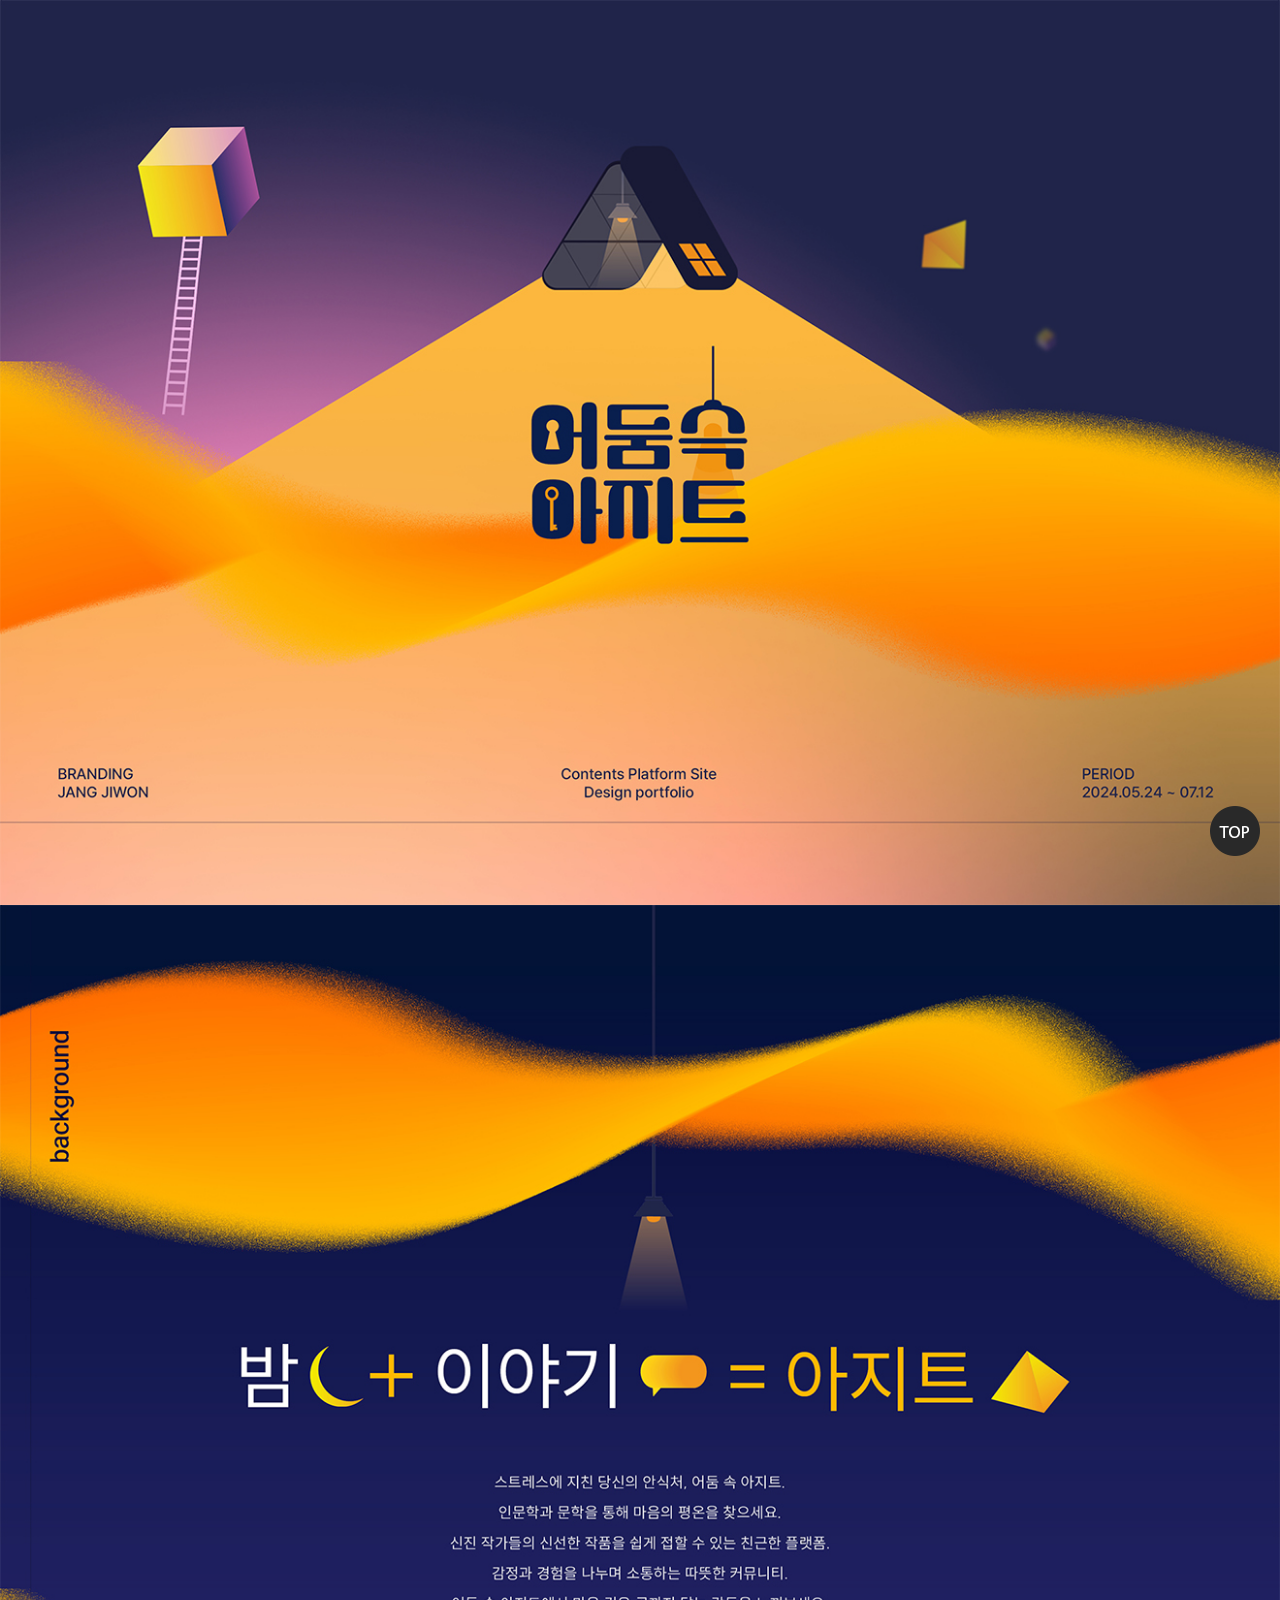
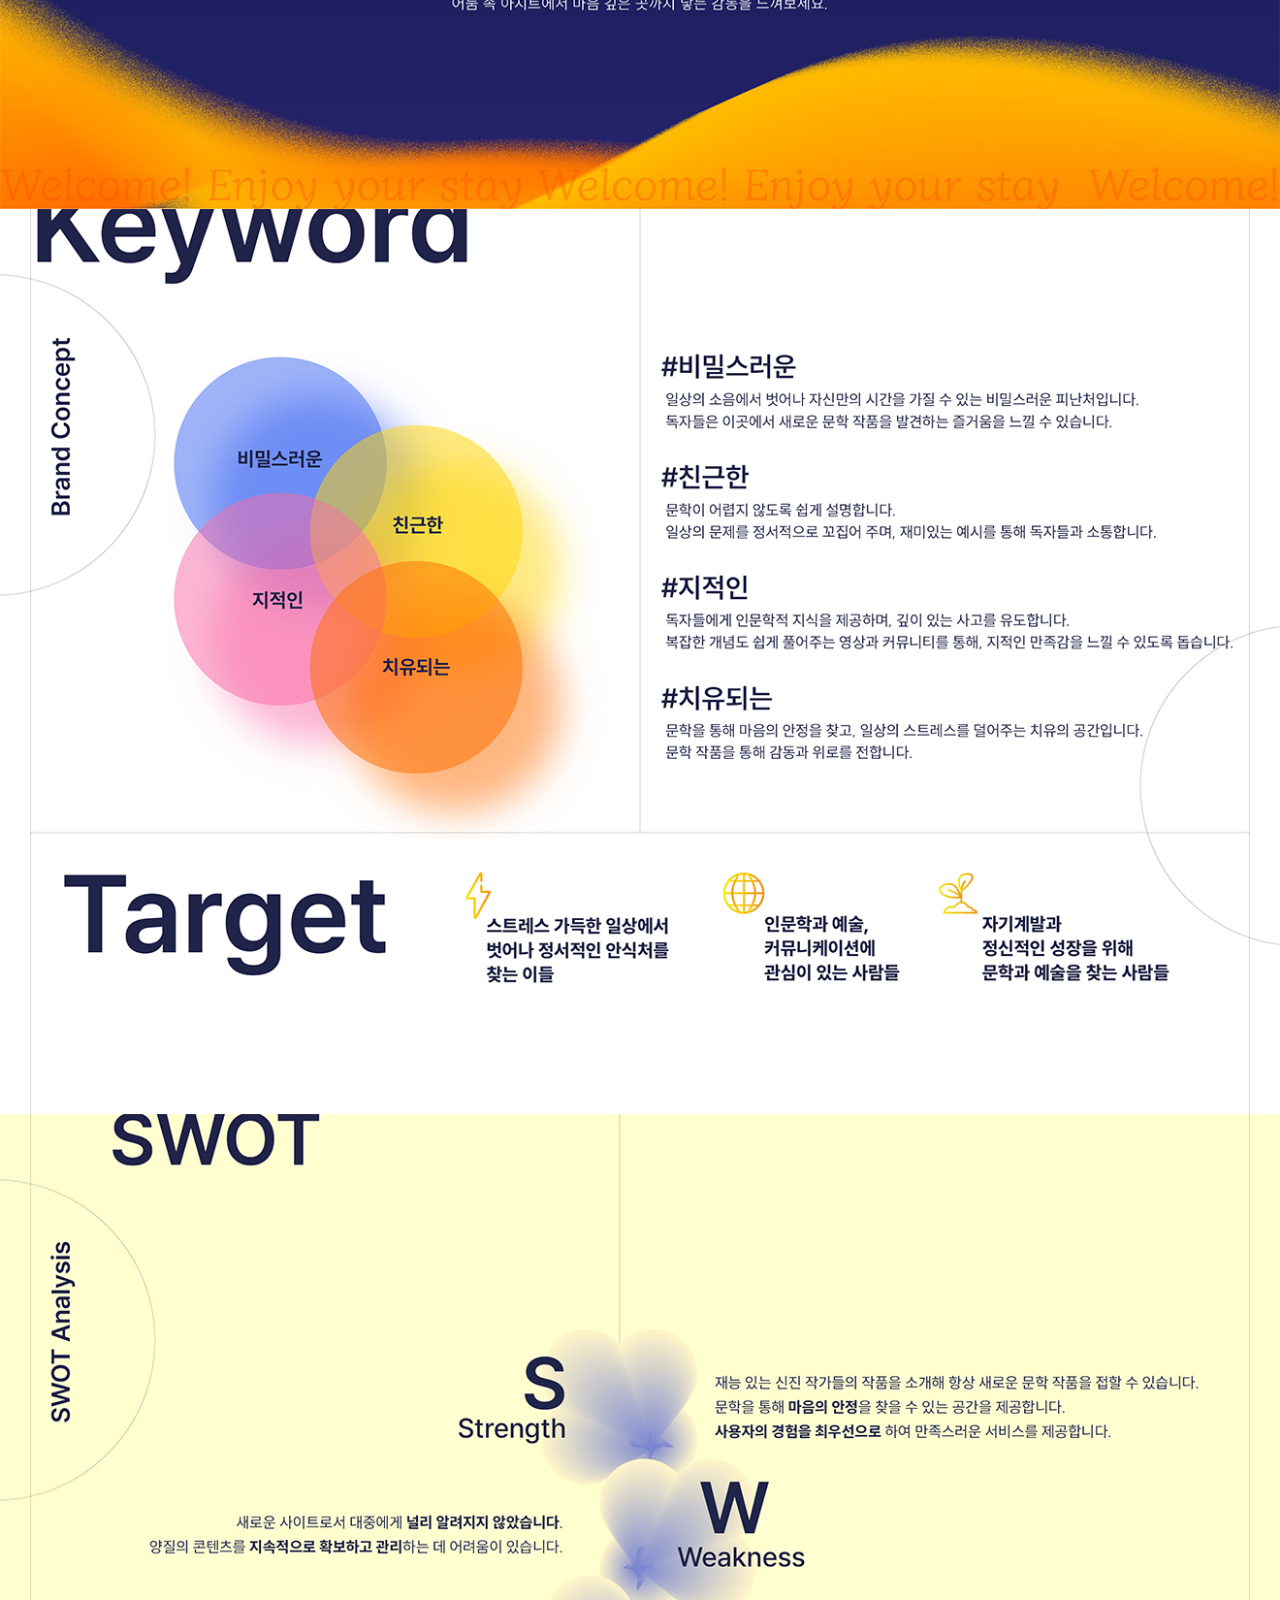
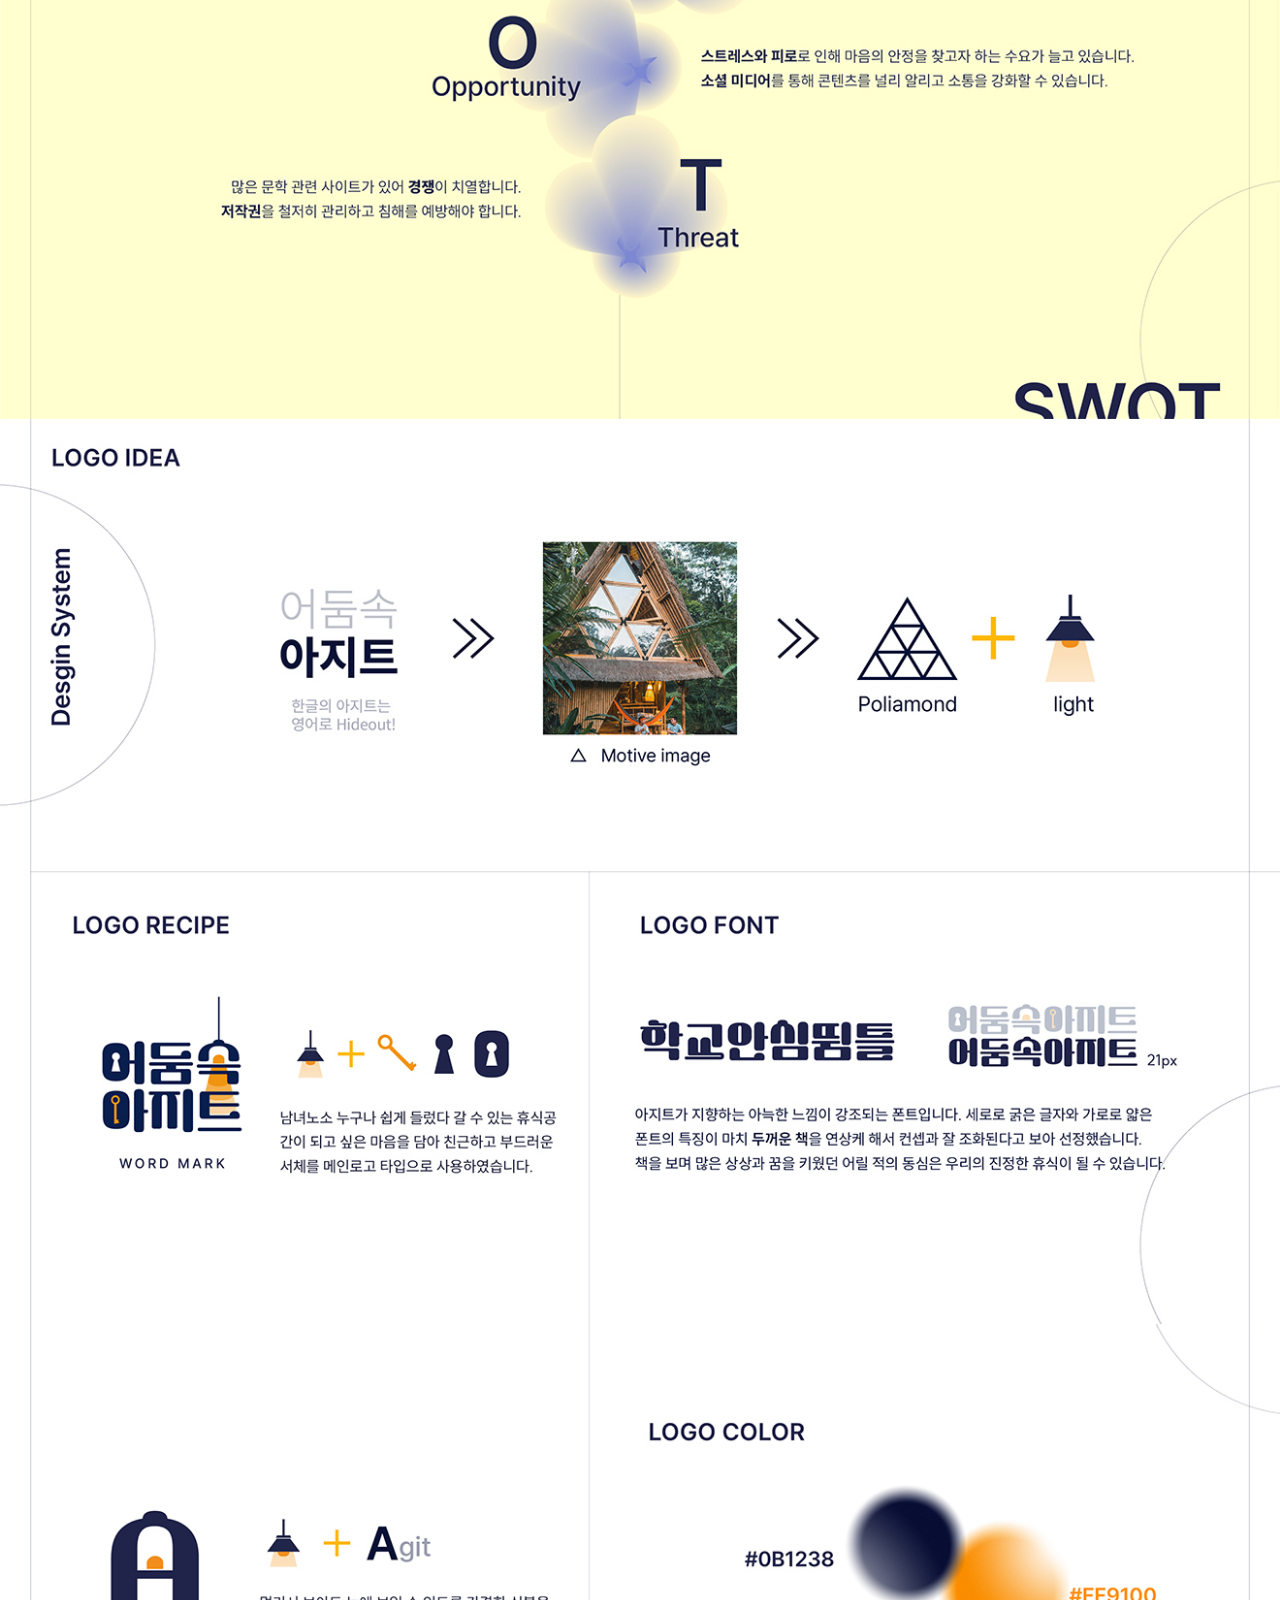
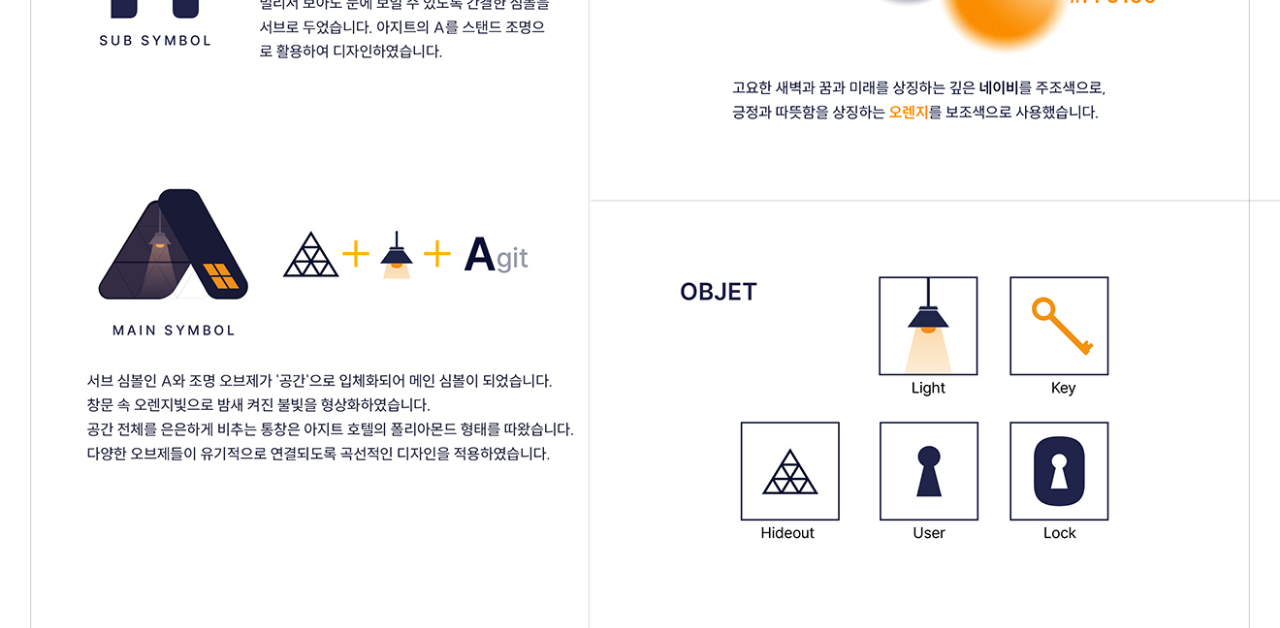
<file: bi.html>
<!doctype html>
<html>
	<head>
		<title>어둠속아지트</title>
		<meta charset="utf-8">
		<meta name="viewport" content="width=device-width, initial-scale=1">
		<meta http-equiv="X-UA-Compatible" content="IE=edge">
		<link rel="shortcut icon" href="./images/hideout_favicon.png" type="image/x-icon">
		<style>
			*{margin:0; padding:0;}
			body{
				background-color: #3d4258;
			}
			a{text-decoration:none;
				color:#000;}
			
			.fixed_box{position:fixed;
				bottom:40px;
				right:30px;
				width:40px;}
			#top{
				max-width:1320px;
				margin:0 auto;
			}
			#top img{
				width:100%;
				display: block;
			}
			
		</style>
	</head>
	<body>
		<div id="top">
			<img src="./images/bi/bi_1.jpg" class="guide1"><!--가이드 이미지 경로 지정하기-->
			<img src="./images/bi/bi_3.jpg" class="guide3"><!--가이드 이미지 경로 지정하기-->
			<img src="./images/bi/bi_4.jpg" class="guide4"><!--가이드 이미지 경로 지정하기-->
			<img src="./images/bi/bi_5.jpg" class="guide5"><!--가이드 이미지 경로 지정하기-->
			<img src="./images/bi/bi_6.jpg" class="guide6"><!--가이드 이미지 경로 지정하기-->
			<img src="./images/bi/bi_7.jpg" class="guide7"><!--가이드 이미지 경로 지정하기-->
		</div>
		<div class="fixed_box">
			<a href="#top" class="top_btn"><!--href부분은 이미지를 감싼 div에 있는 id이름과 동일하게 설정.-->
				<img src="images/top.png" alt="top">
			</a>
		</div>


		<!--이동시 부드럽게 이동시키기 위해 추가한 구문 시작. script쪽 전부 삭제가능.-->
		<script src="https://code.jquery.com/jquery-1.12.4.min.js" integrity="sha256-ZosEbRLbNQzLpnKIkEdrPv7lOy9C27hHQ+Xp8a4MxAQ=" crossorigin="anonymous"></script>
		<script>
			$(function() {
				$('a[href*="#"]:not([href="#"])').click(function() {
				if (location.pathname.replace(/^\//,'') == this.pathname.replace(/^\//,'') && location.hostname == this.hostname) {
				var target = $(this.hash);
				target = target.length ? target : $('[name=' + this.hash.slice(1) +']');
				if (target.length) {
				$('html, body').animate({
				scrollTop: target.offset().top
				}, 500);//움직이는 시간 조정
				return false;
				}
				}
				});
				});
		</script>
		<!--이동시 부드럽게 이동시키기 위해 추가한 구문 끝. 삭제가능.-->
	</body>
</html>
</file>
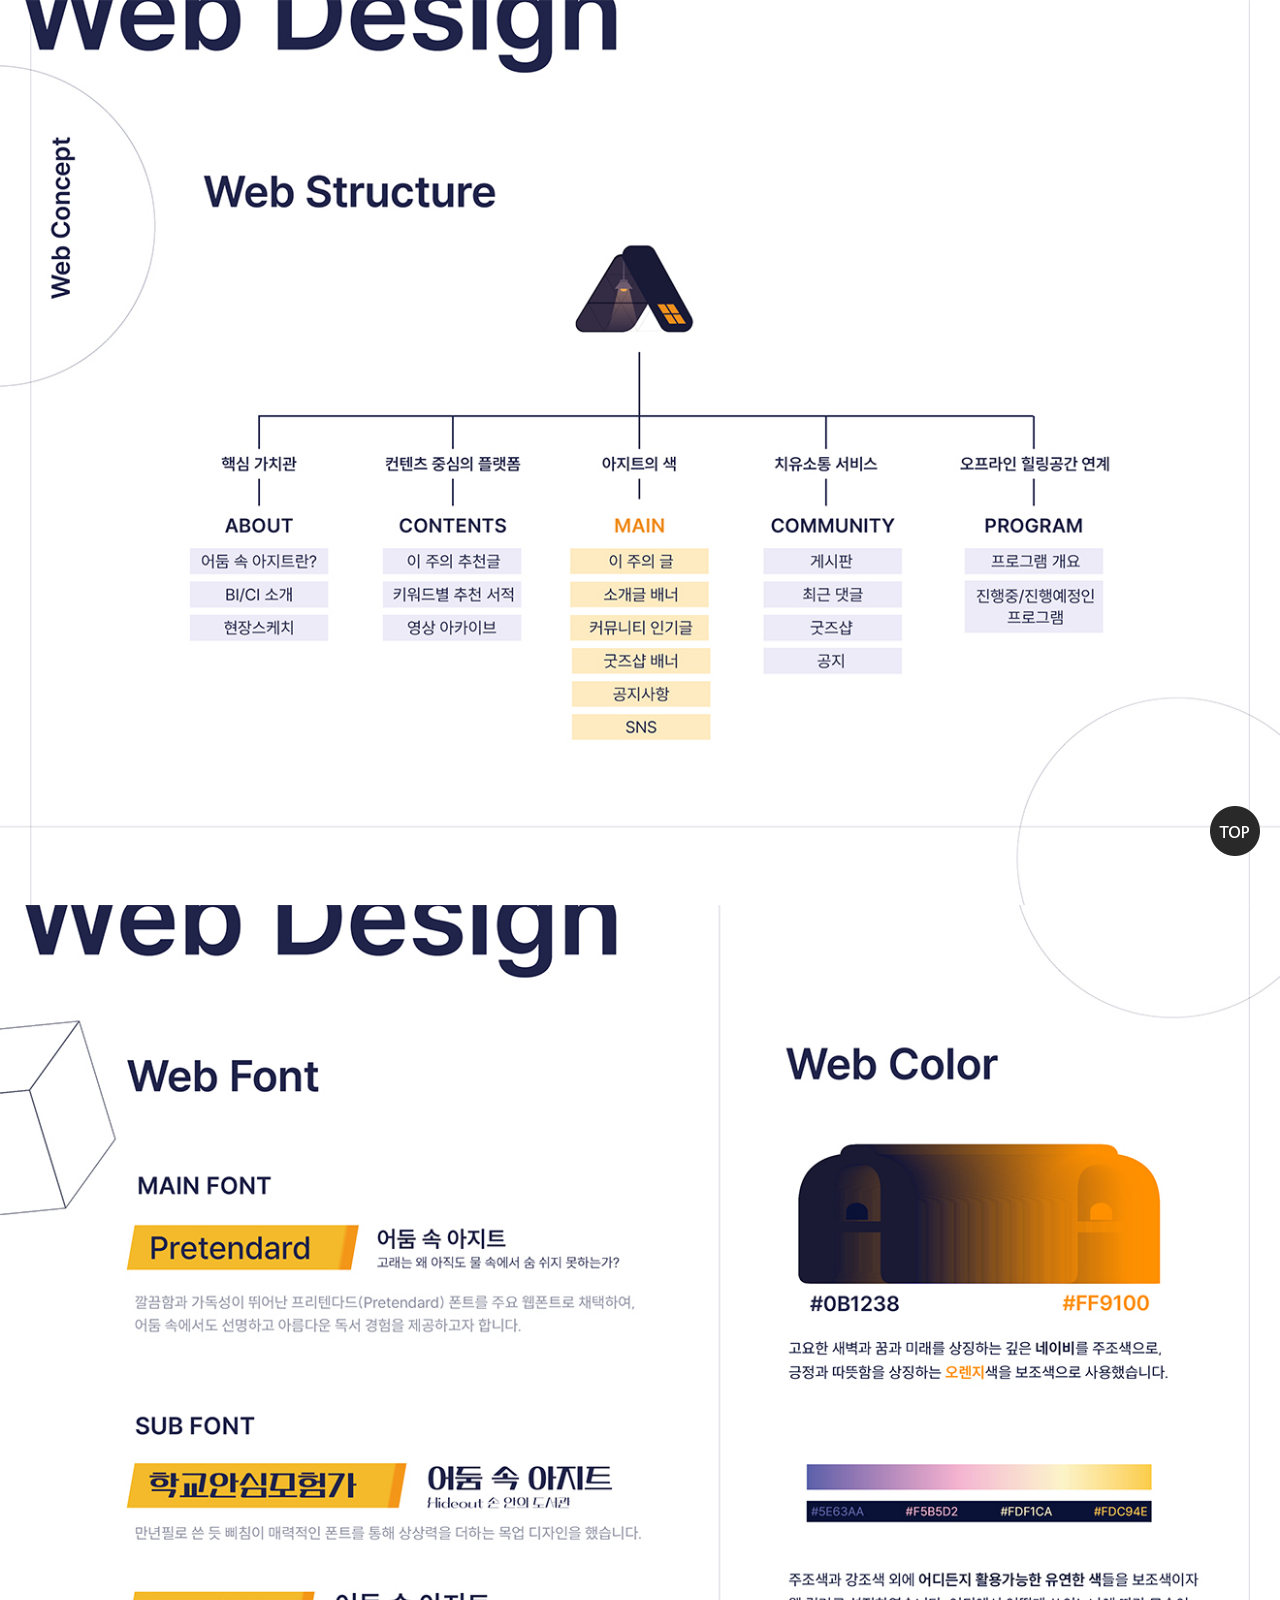
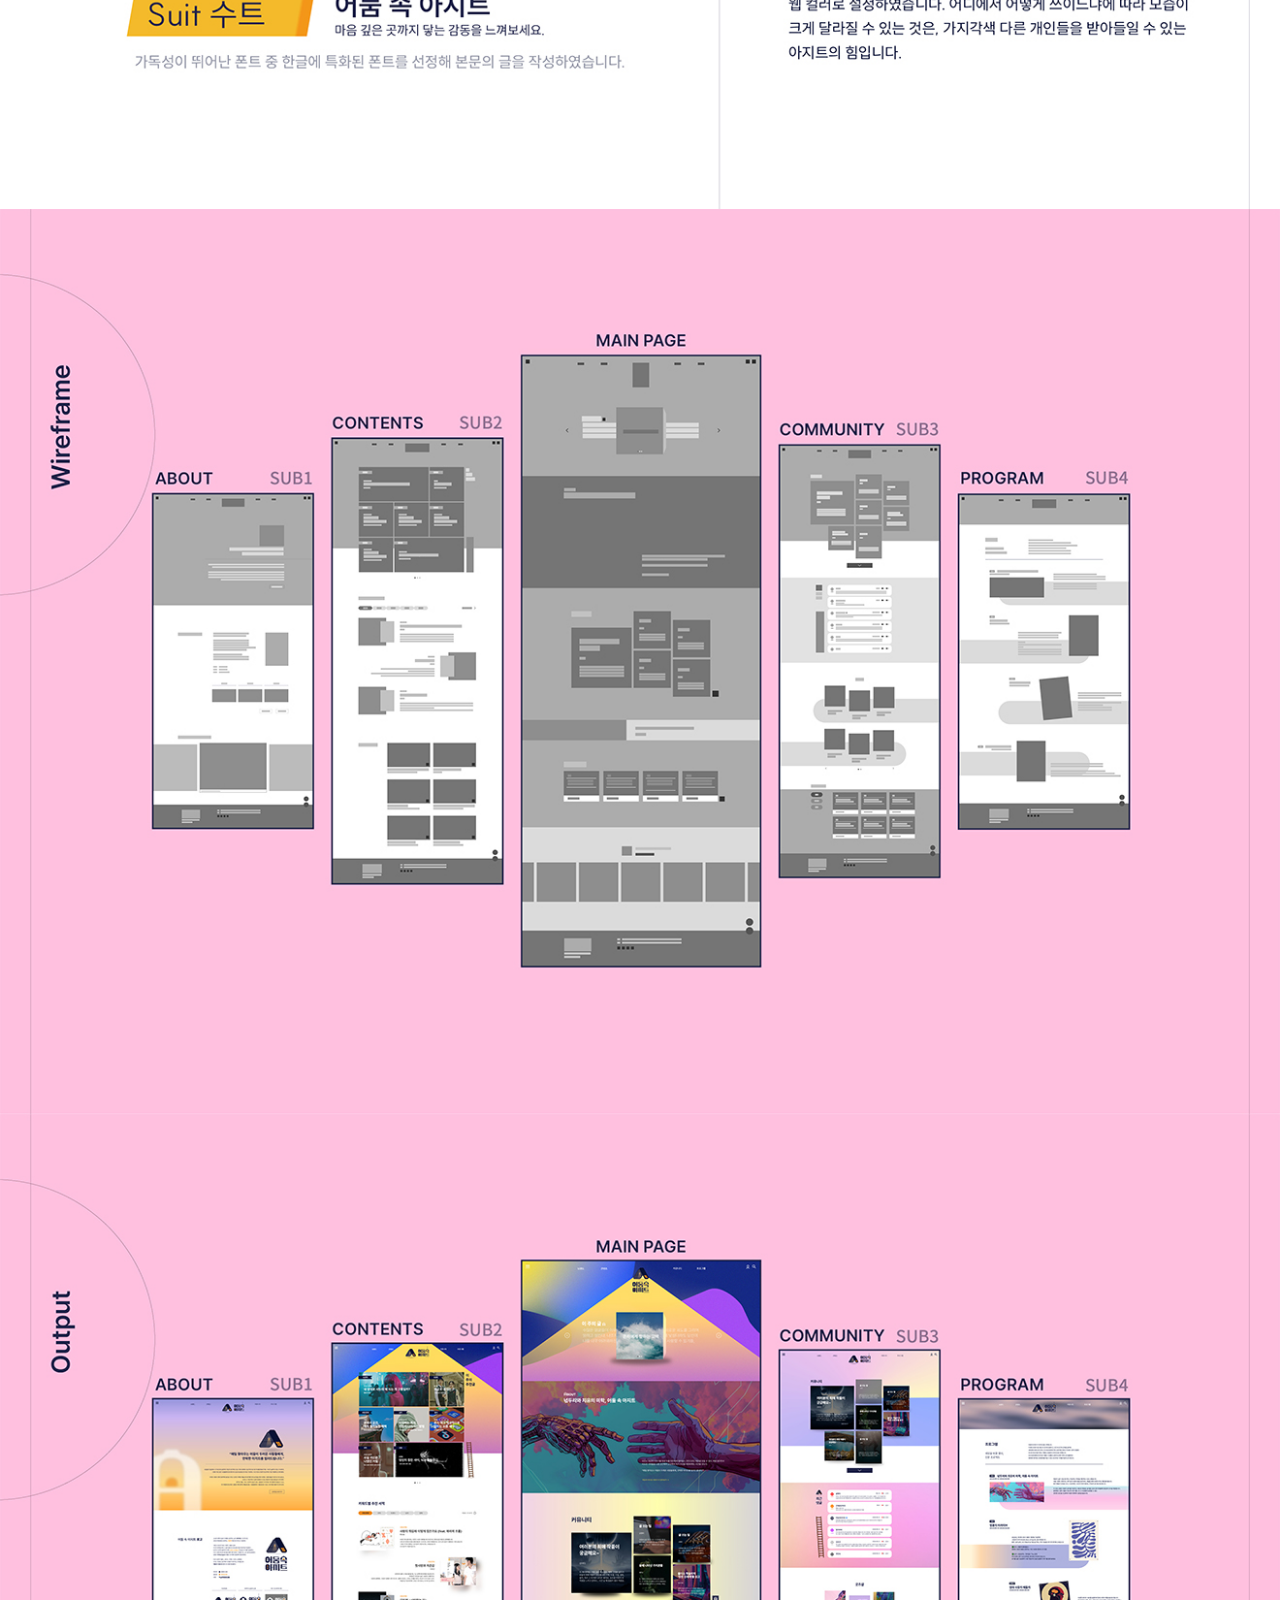
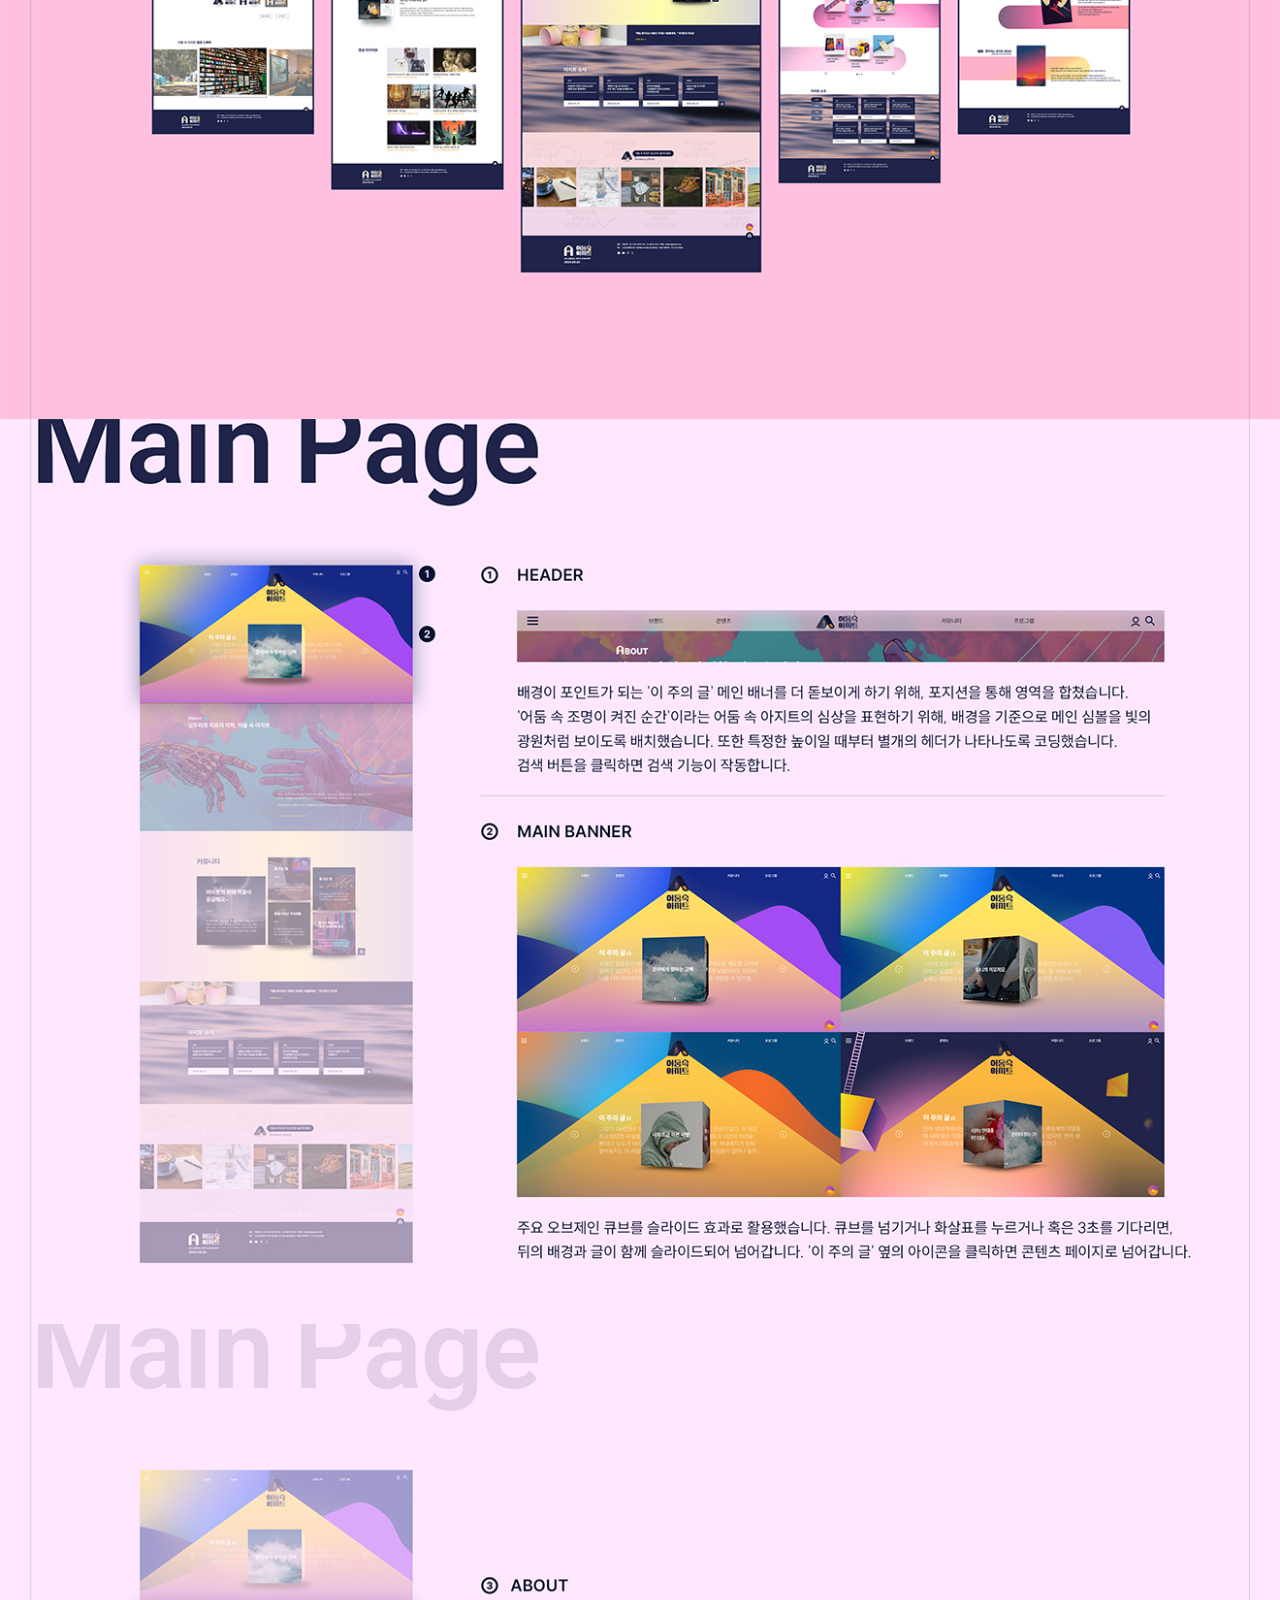
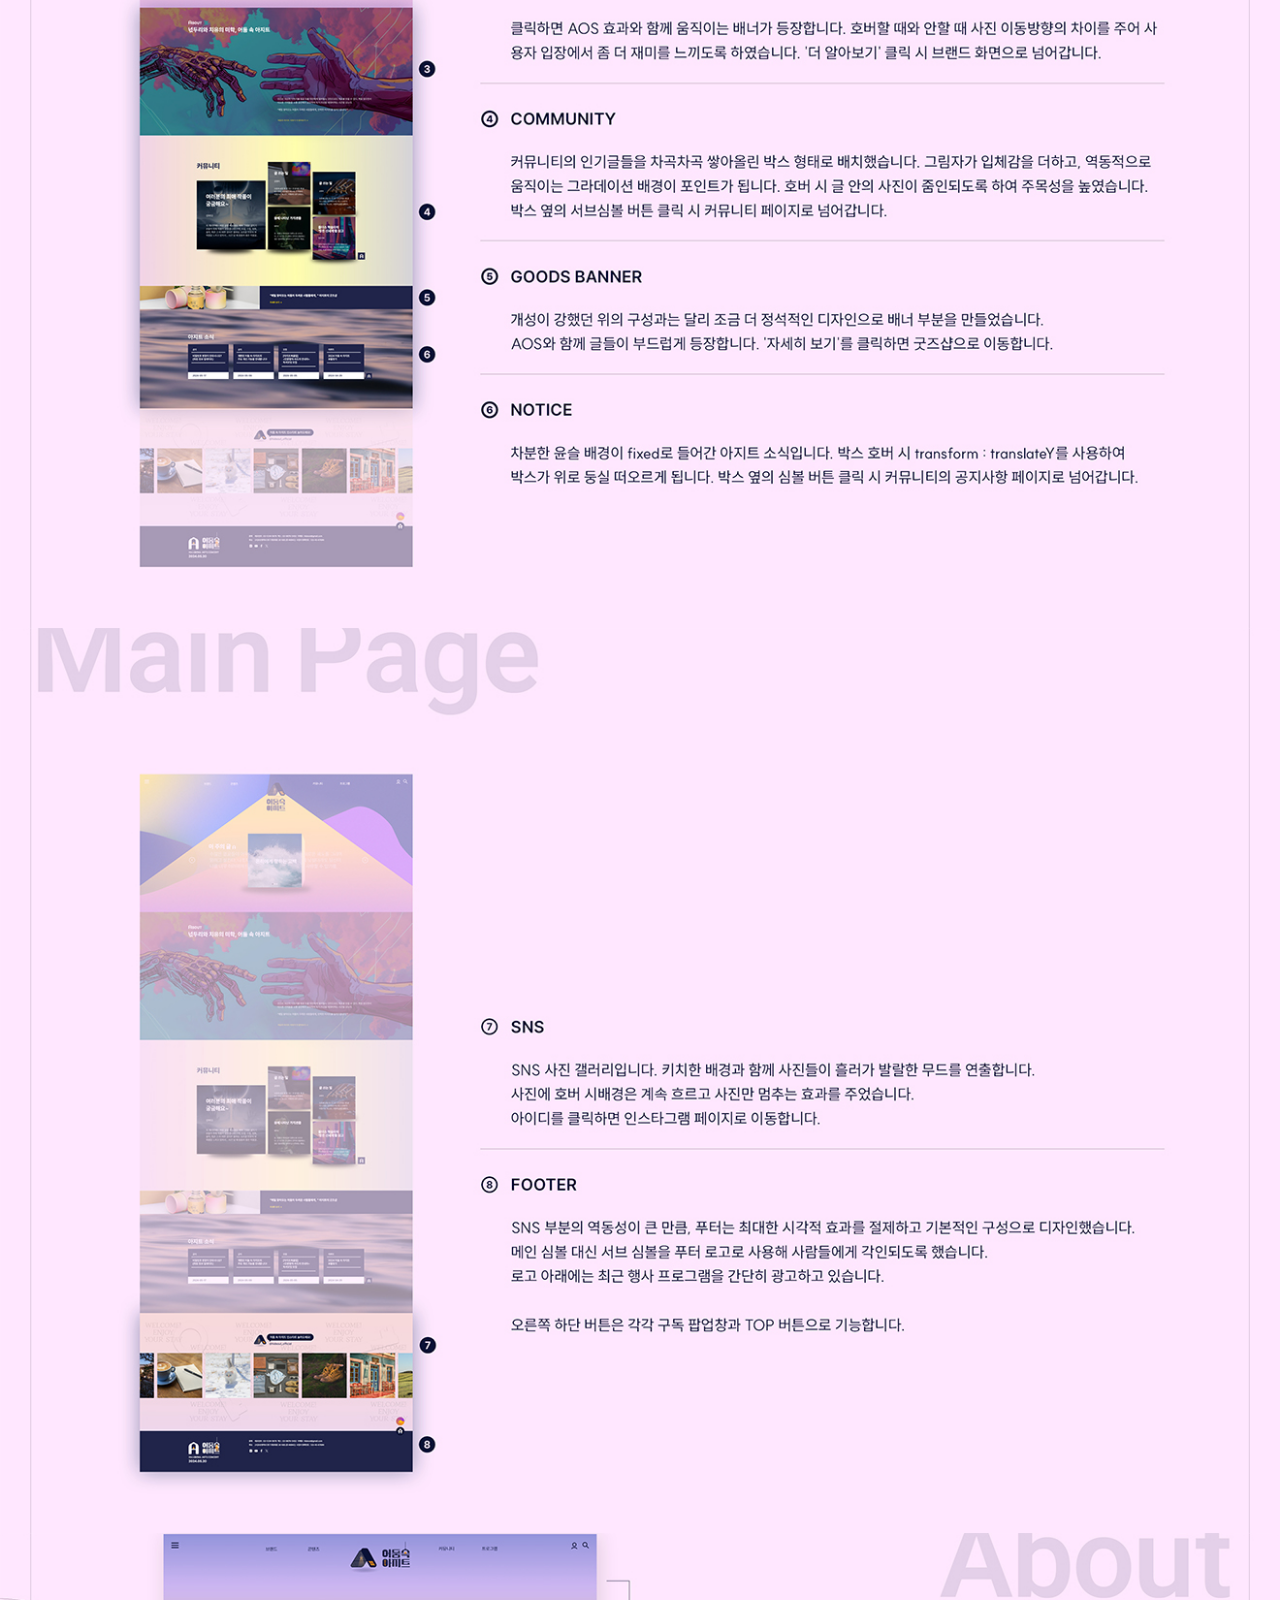
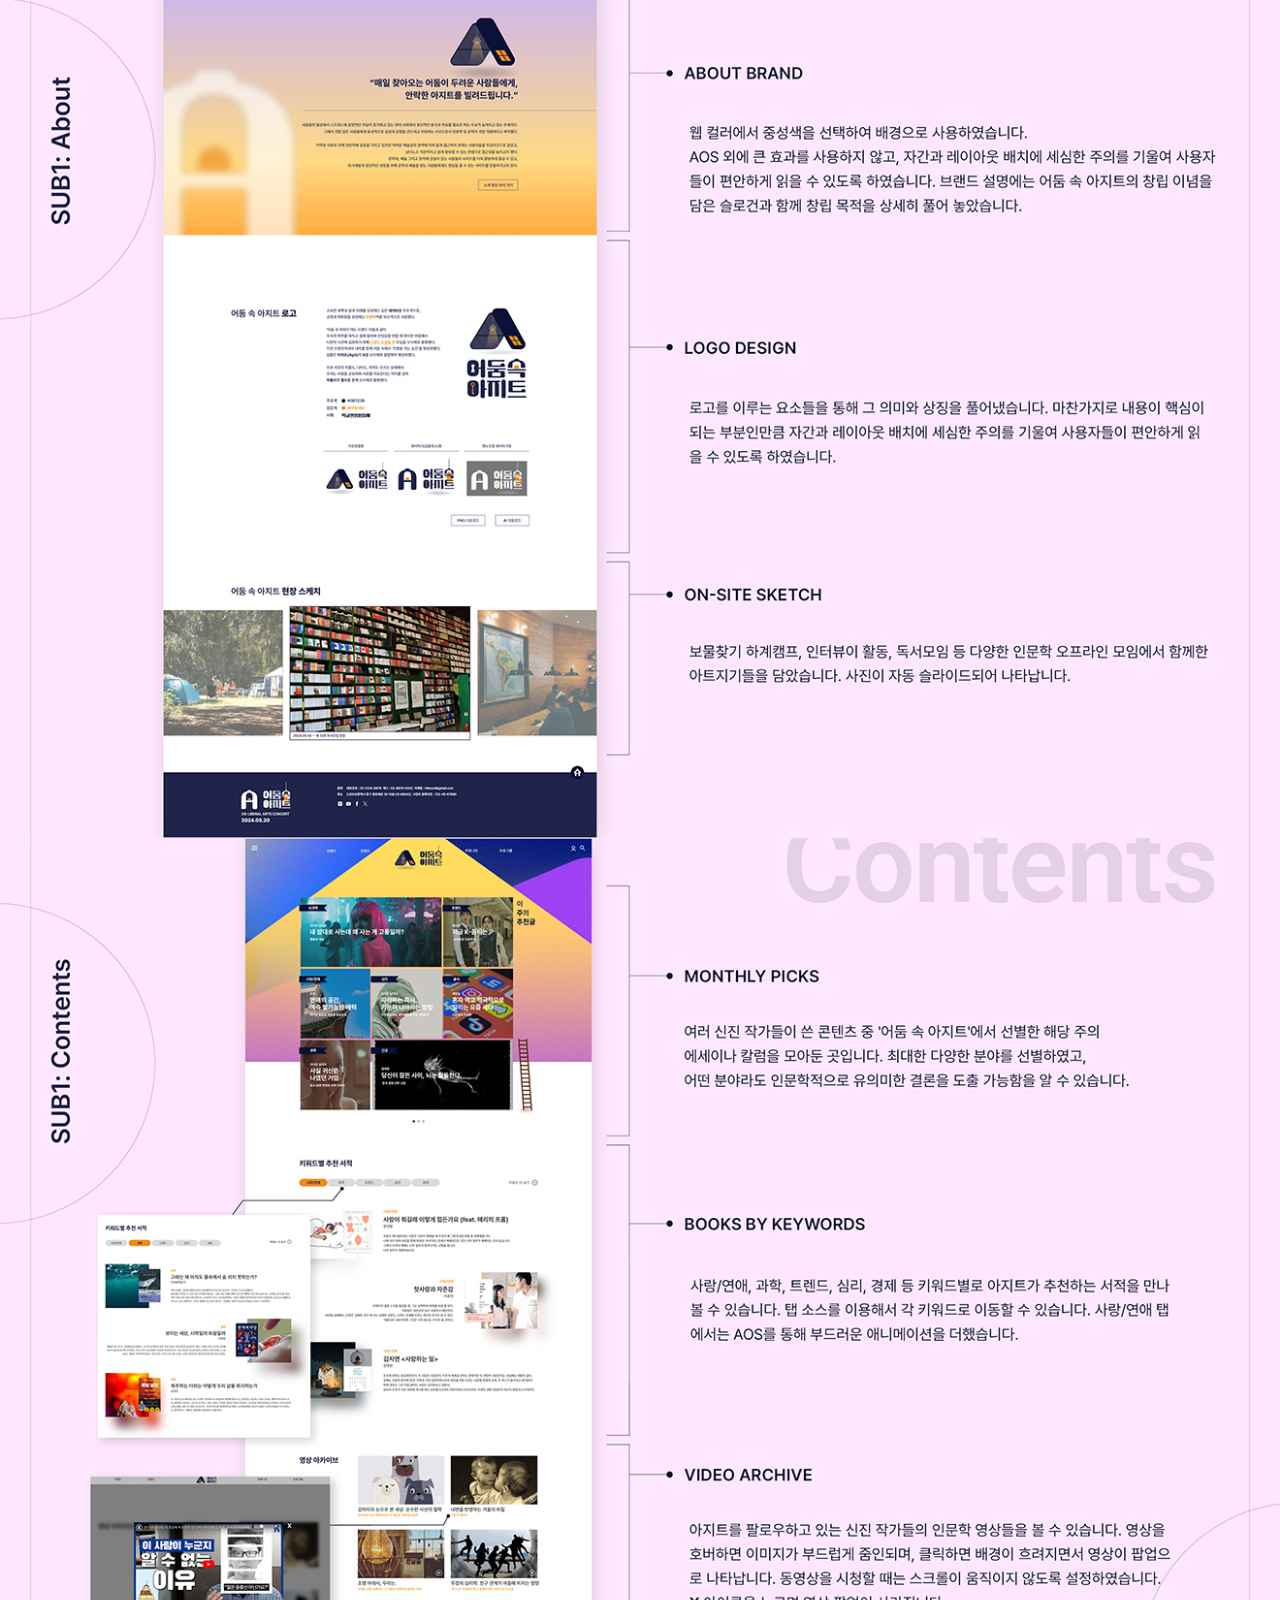
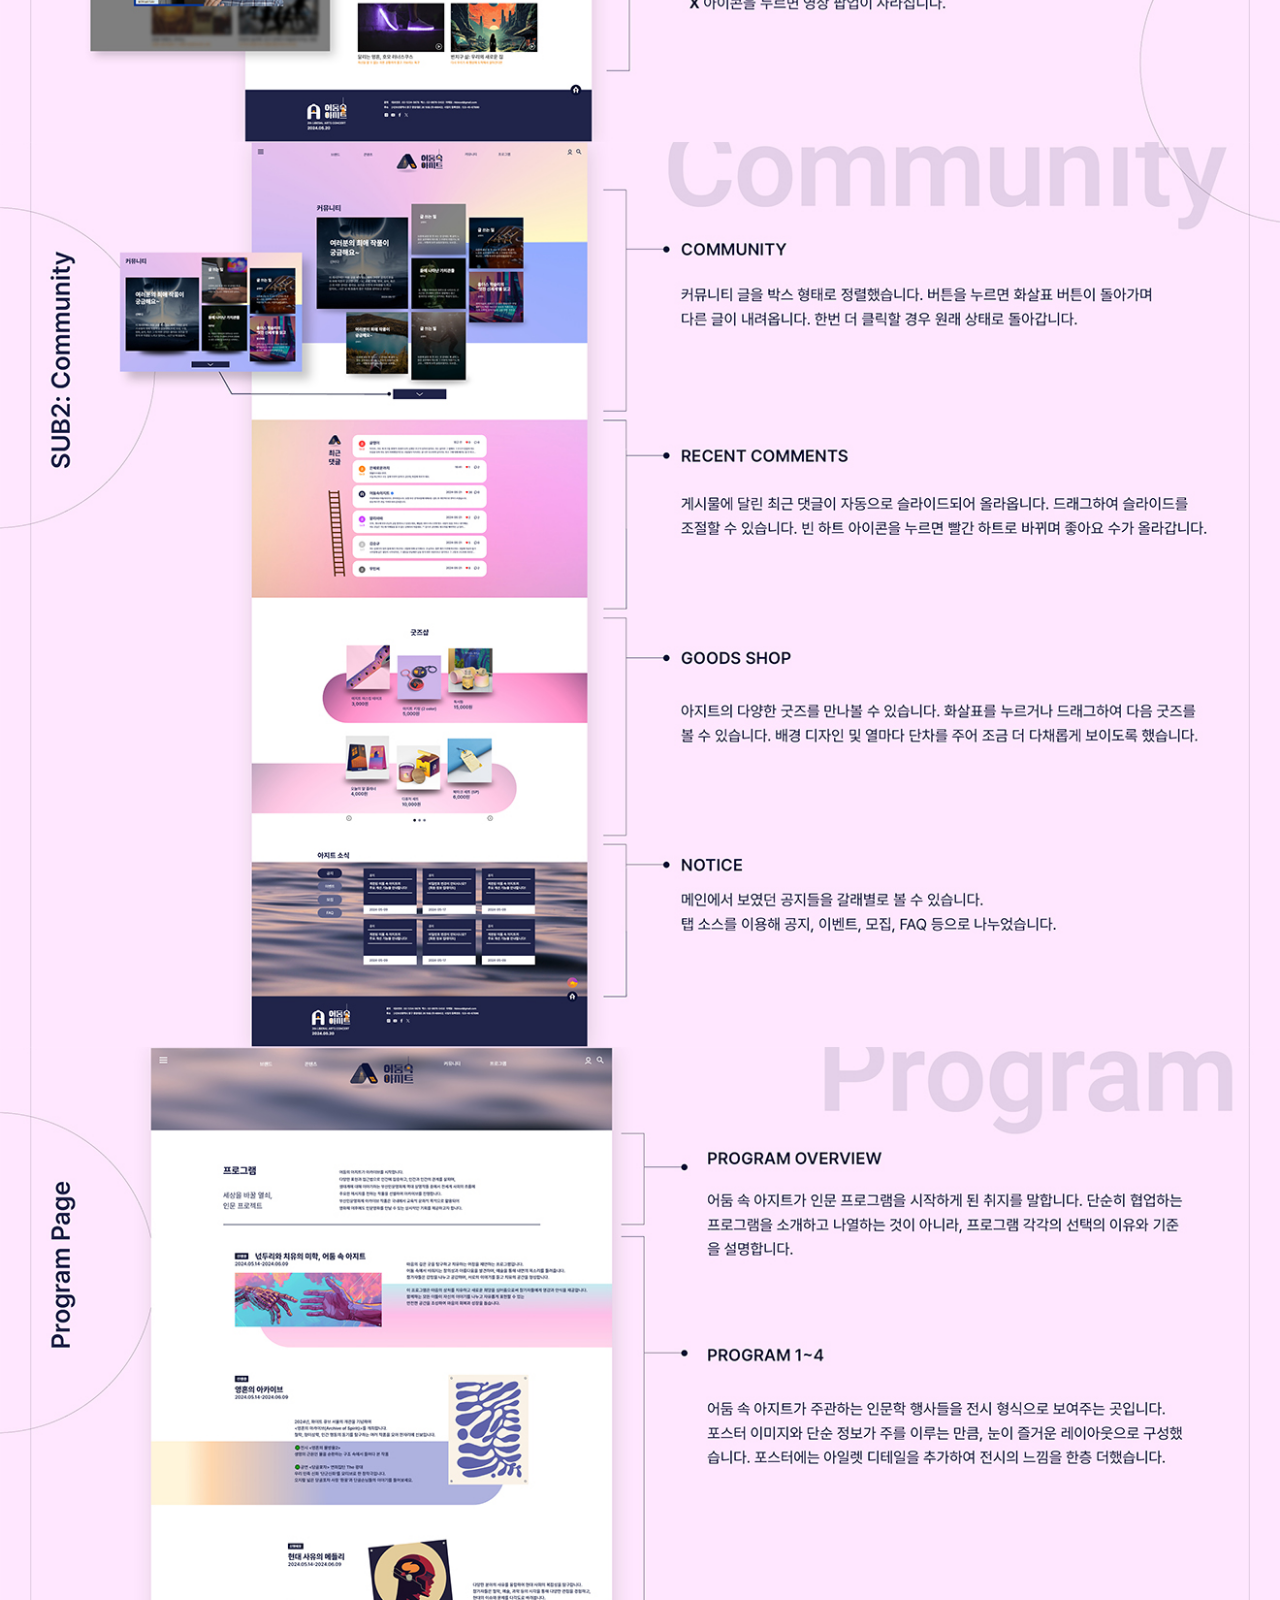
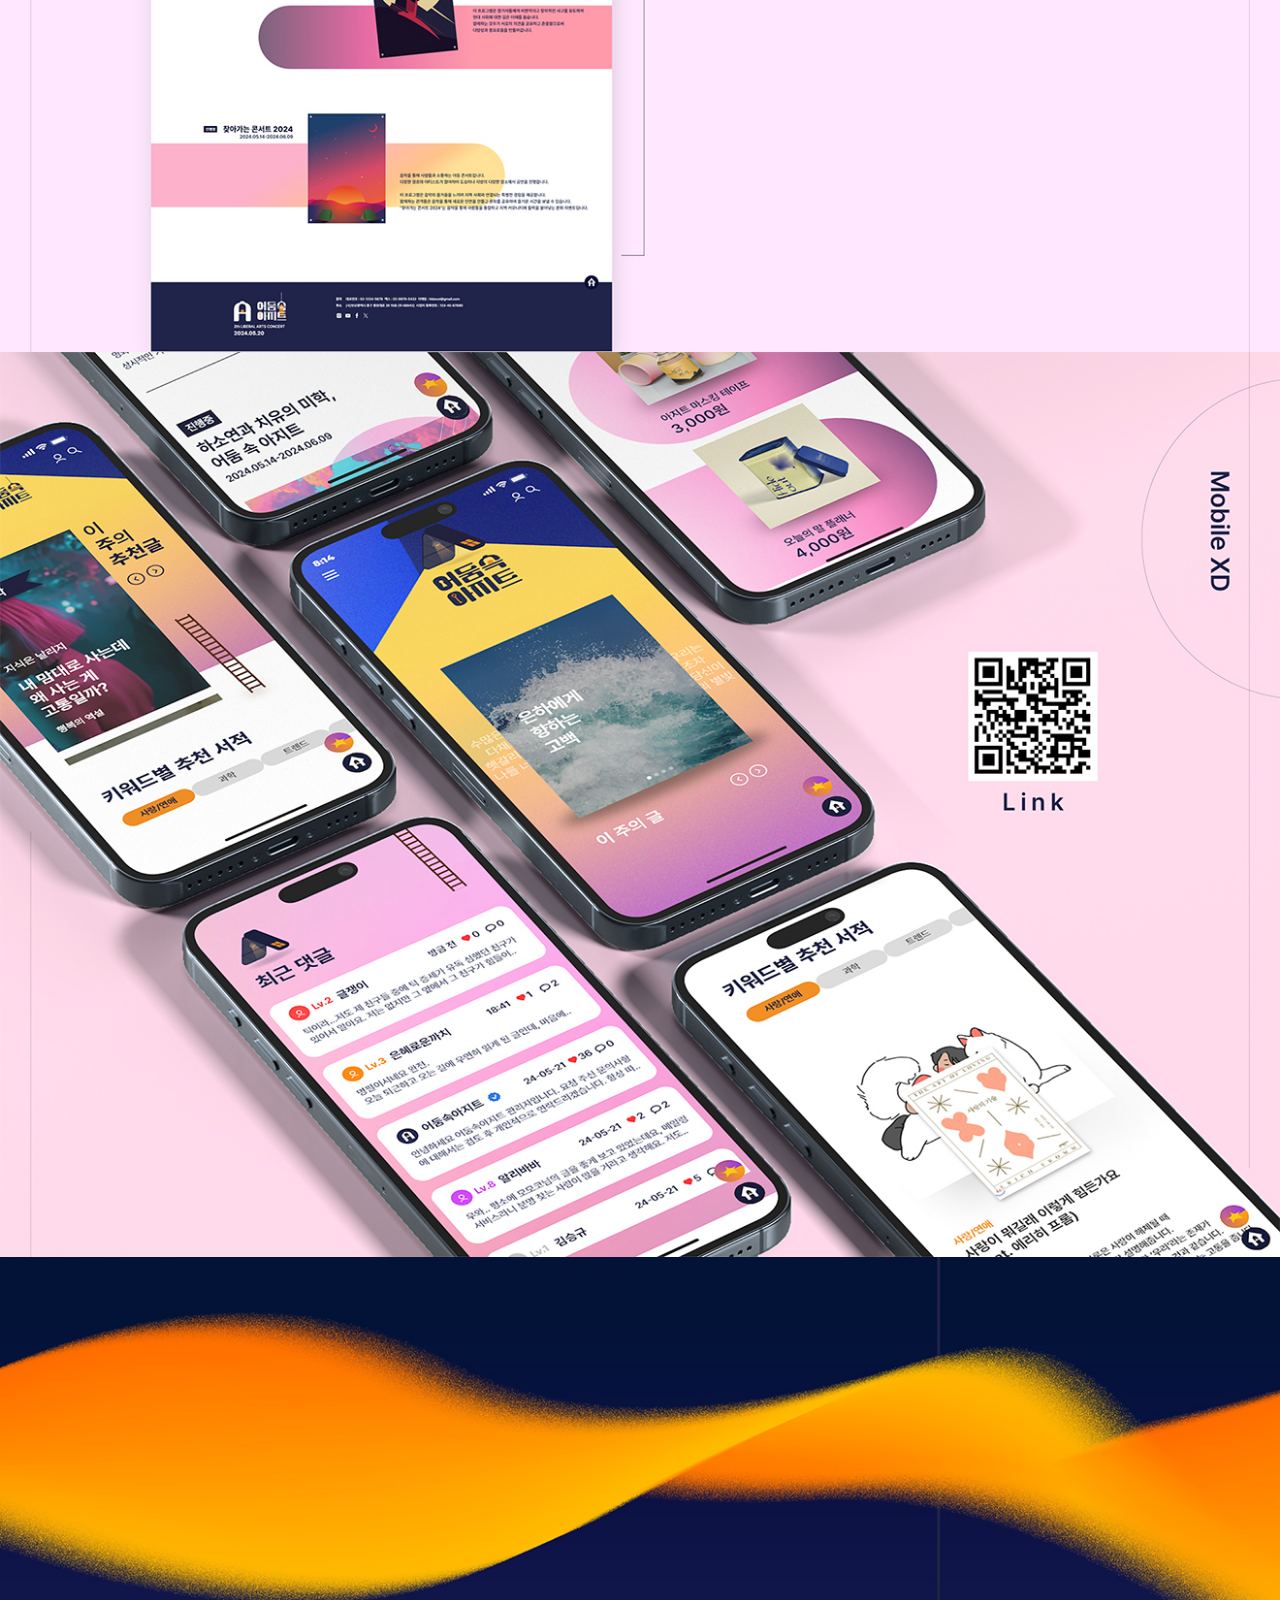
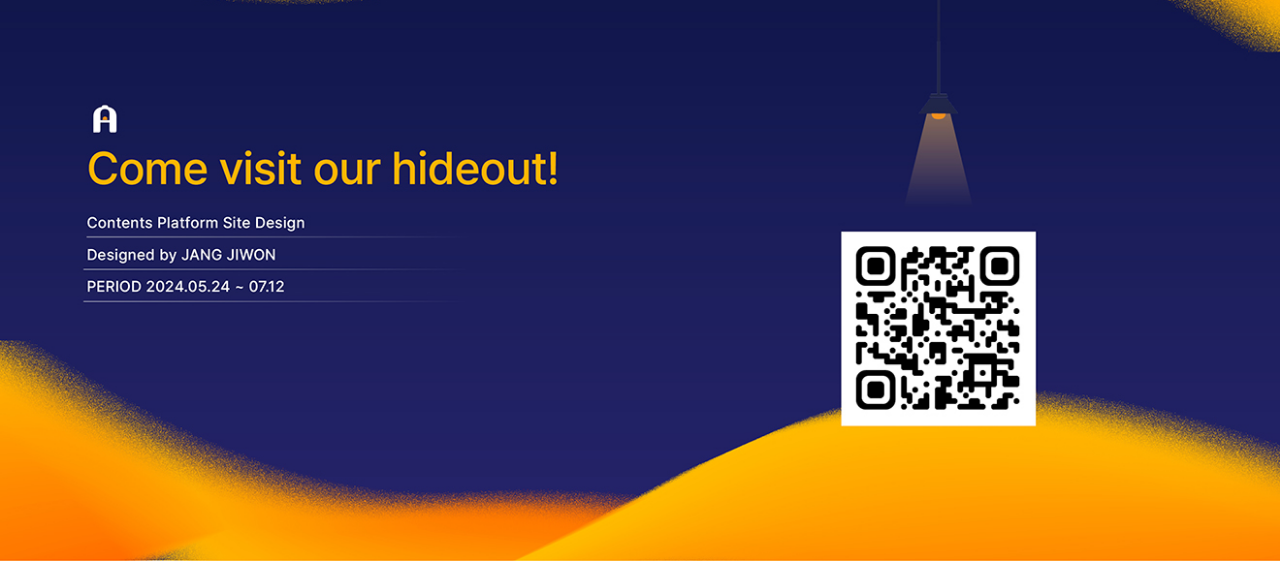
<file: web.html>
<!doctype html>
<html>
	<head>
		<title>어둠속아지트</title>
		<meta charset="utf-8">
		<meta name="viewport" content="width=device-width, initial-scale=1">
		<meta http-equiv="X-UA-Compatible" content="IE=edge">
		<link rel="shortcut icon" href="./images/hideout_favicon.png" type="image/x-icon">
		<style>
			*{margin:0; padding:0;}
			body{
				background-color: #3d4258;
			}
			a{text-decoration:none;
				color:#000;}
			
			.fixed_box{position:fixed;
				bottom:40px;
				right:30px;
				width:40px;}
			#top{
				max-width:1320px;
				margin:0 auto;
			}
			#top img{
				width:100%;
				display: block;
			}
			
		</style>
	</head>
	<body>
		<div id="top">
			<img src=".//images/web/web_1.jpg" class="guide1"><!--가이드 이미지 경로 지정하기-->
			<img src=".//images/web/web_2.jpg" class="guide2"><!--가이드 이미지 경로 지정하기-->
			<img src=".//images/web/web_3.jpg" class="guide3"><!--가이드 이미지 경로 지정하기-->
			<img src=".//images/web/web_4.jpg" class="guide4"><!--가이드 이미지 경로 지정하기-->
			<img src=".//images/web/web_5.jpg" class="guid5"><!--가이드 이미지 경로 지정하기-->
			<img src=".//images/web/web_6.jpg" class="guide6"><!--가이드 이미지 경로 지정하기-->
			<img src=".//images/web/web_7.jpg" class="guide7"><!--가이드 이미지 경로 지정하기-->
			<img src=".//images/web/web_8.jpg" class="guide8"><!--가이드 이미지 경로 지정하기-->
			<img src=".//images/web/web_9.jpg" class="guide9"><!--가이드 이미지 경로 지정하기-->
			<img src=".//images/web/web_10.jpg" class="guide10"><!--가이드 이미지 경로 지정하기-->
			<img src=".//images/web/web_11.jpg" class="guide11"><!--가이드 이미지 경로 지정하기-->
			<img src=".//images/web/web_12.jpg" class="guide12"><!--가이드 이미지 경로 지정하기-->
			<img src=".//images/web/web_13.jpg" class="guide13"><!--가이드 이미지 경로 지정하기-->
		</div>
		<div class="fixed_box">
			<a href="#top" class="top_btn"><!--href부분은 이미지를 감싼 div에 있는 id이름과 동일하게 설정.-->
				<img src="images/top.png" alt="top">
			</a>
		</div>


		<!--이동시 부드럽게 이동시키기 위해 추가한 구문 시작. script쪽 전부 삭제가능.-->
		<script src="https://code.jquery.com/jquery-1.12.4.min.js" integrity="sha256-ZosEbRLbNQzLpnKIkEdrPv7lOy9C27hHQ+Xp8a4MxAQ=" crossorigin="anonymous"></script>
		<script>
			$(function() {
				$('a[href*="#"]:not([href="#"])').click(function() {
				if (location.pathname.replace(/^\//,'') == this.pathname.replace(/^\//,'') && location.hostname == this.hostname) {
				var target = $(this.hash);
				target = target.length ? target : $('[name=' + this.hash.slice(1) +']');
				if (target.length) {
				$('html, body').animate({
				scrollTop: target.offset().top
				}, 500);//움직이는 시간 조정
				return false;
				}
				}
				});
				});
		</script>
		<!--이동시 부드럽게 이동시키기 위해 추가한 구문 끝. 삭제가능.-->
	</body>
</html>
</file>
